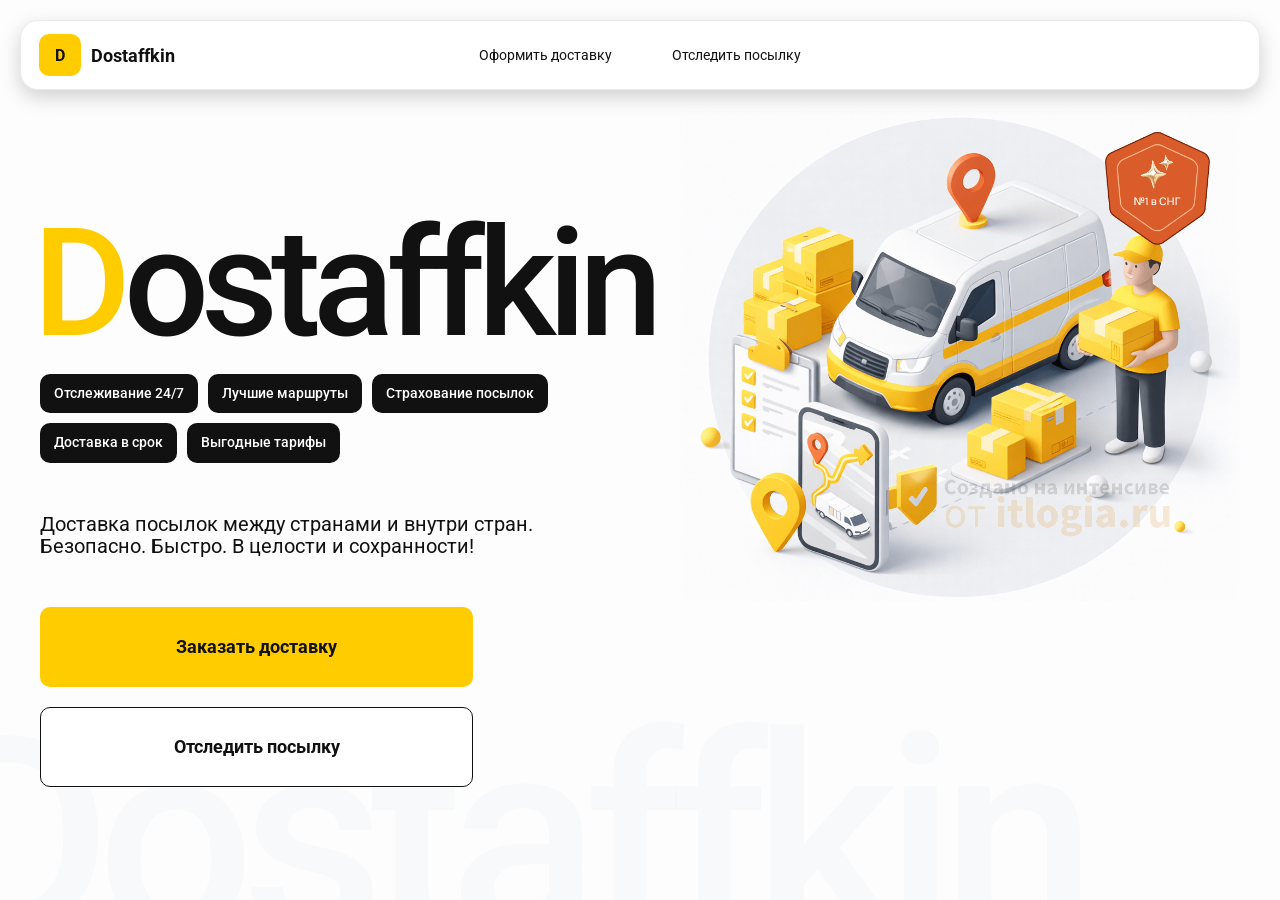
<file: index.html>
<!doctype html>
<html lang="ru">

<head>
    <meta charset="utf-8" />
    <meta name="viewport" content="width=device-width,initial-scale=1,maximum-scale=1,user-scalable=0" />
    <title>Dostaffkin — Доставка посылок между странами и внутри стран. Безопасно. Быстро. В целости и сохранности!
    </title>

    <link href="styles/base.css" rel="stylesheet" />
    <link href="styles/base_adaptive.css" rel="stylesheet" />
    <link href="styles/index.css" rel="stylesheet" />
    <link href="styles/index_adaptive.css" rel="stylesheet" />
</head>

<body>
    <div class="container">
        <header class="header">
            <a class="header-brand" href="#">
                <div class="header-logo">D</div>
                <div class="header-title">Dostaffkin</div>
            </a>
            <nav class="header-menu">
                <a class="header-link" href="#">Оформить <span>доставку</span></a>
                <a class="header-link" href="#">Отследить <span>посылку</span></a>
            </nav>
        </header>
        <main class="main">
            <section class="main-info">
                <div class="main-title">
                    <span>D</span>ostaffkin
                </div>
                <div class="main-features">
                    <div class="main-feature">Отслеживание 24/7</div>
                    <div class="main-feature">Лучшие маршруты</div>
                    <div class="main-feature">Страхование посылок</div>
                    <div class="main-feature">Доставка в срок</div>
                    <div class="main-feature">Выгодные тарифы</div>
                </div>
                <div class="main-description">
                    Доставка посылок между странами и внутри стран.
                    Безопасно. Быстро. В целости и сохранности!
                </div>
                <div class="main-actions">
                    <a class="button" type="button" href="./order.html">Заказать доставку</a>
                    <a class="button button-white" type="button" href="./track.html">Отследить посылку</a>
                </div>
            </section>
            <div class="main-title-ghost">Dostaffkin</div>
            <section class="main-image">
                <img src="images/main-image.png" alt="Main image" />
            </section>
        </main>
    </div>
</body>

</html>
</file>
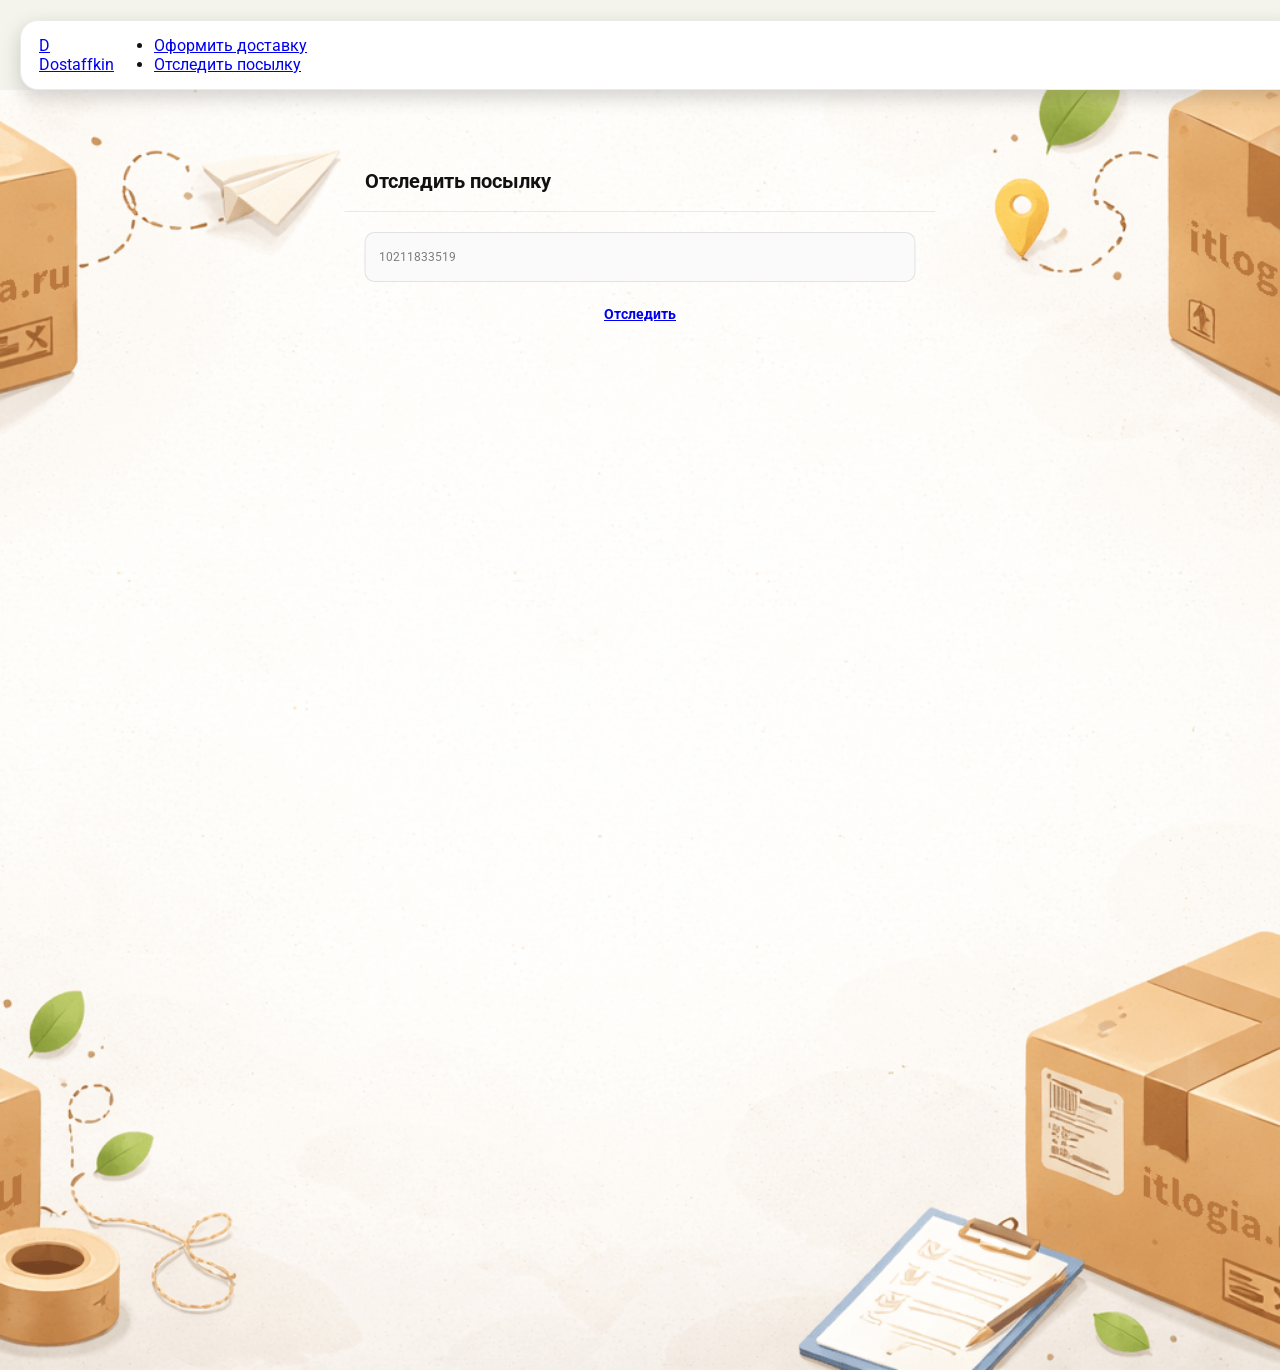
<file: pages/tracking.html>
<!DOCTYPE html>
<html lang="ru">
<head>
  <meta charset="UTF-8">
  <meta name="viewport" content="width=device-width, initial-scale=1.0">
  <title>Отследить посылку — Dostaffkin</title>
  <link rel="preconnect" href="https://fonts.googleapis.com">
  <link rel="preconnect" href="https://fonts.gstatic.com" crossorigin>
  <link href="https://fonts.googleapis.com/css2?family=Roboto:wght@400;500;700;900&display=swap" rel="stylesheet">
  <link rel="stylesheet" href="../styles/base.css">
  <link rel="stylesheet" href="../styles/base_adaptive.css">
  <link rel="stylesheet" href="../styles/tracking.css">
  <link rel="stylesheet" href="../styles/tracking_adaptive.css">
</head>
<body class="page-tracking">
  <div class="container container--tracking">
    <header class="header">
      <a class="logo" href="../index.html">
        <div class="logo-mark">D</div>
        <span class="logo-text">Dostaffkin</span>
      </a>
      <nav class="menu">
        <ul class="menu-list">
          <li class="menu-item">
            <a class="menu-link" href="order.html">Оформить доставку</a>
          </li>
          <li class="menu-item">
            <a class="menu-link" href="tracking.html">Отследить посылку</a>
          </li>
        </ul>
      </nav>
    </header>
    <main class="main main-tracking">
      <div class="tracking-bg" aria-hidden="true">
        <img src="../images/tracking-bg.png" alt="">
      </div>
      <section class="tracking-panel aside-panel">
        <div class="tracking-panel__head">
          <h1 class="tracking-panel__title">Отследить посылку</h1>
        </div>
        <div class="tracking-panel__divider" role="presentation"></div>
        <div class="tracking-panel__body">
          <input class="tracking-input" type="text" value="10211833519" readonly>
          <a class="btn btn-primary tracking-submit" href="tracking-result.html">Отследить</a>
        </div>
      </section>
    </main>
  </div>
</body>
</html>
</file>
<file: styles/base.css>
*, *::before, *::after {
    box-sizing: border-box;
}

@font-face {
    font-family: "Roboto";
    src: url("../fonts/Roboto-Regular.ttf");
    font-weight: normal;
}

@font-face {
    font-family: "Roboto";
    src: url("../fonts/Roboto-Bold.ttf");
    font-weight: bold;
}

@font-face {
    font-family: "Roboto";
    src: url("../fonts/Roboto-Medium.ttf");
    font-weight: 500;
}

html, body {
    margin: 0;
    color: #111111;
    font-family: "Roboto", sans-serif;
}

body {
    background: #FDFDFD;
}

.header {
    border-radius: 18px;
    box-shadow: 0 7px 20px 0 #0000002E;
    backdrop-filter: blur(10px);
    background: #ffffff;
    left: 20px;
    border: 1px solid rgba(0, 0, 0, 0.08);
    position: fixed;
    right: 20px;
    top: 20px;
    padding: 14px 18px;
    height: 70px;
    display: flex;
    align-items: center;
    z-index: 6;
}

.header-brand {
    display: flex;
    align-items: center;
    text-decoration: none;
    gap: 10px;
}

.header-logo {
    width: 42px;
    height: 42px;
    border-radius: 10px;
    background: #FFCC00;
    display: grid;
    place-items: center;
    font-weight: bold;
    color: #111;
}

.header-title {
    font-size: 18px;
    font-weight: bold;
    color: #111111;
    text-decoration: none;
}

.header-menu {
    display: flex;
    align-items: center;
    gap: 60px;
    margin: 0;
    position: absolute;
    left: 50%;
    transform: translateX(-50%);
}

.header-link {
    font-size: 14px;
    color: #111111;
    text-decoration: none;
}

.button {
    border: 0;
    outline: none;
    height: 44px;
    border-radius: 10px;
    font-size: 14px;
    font-weight: bold;
    cursor: pointer;
    font-family: inherit;
    transition: transform .08s ease, opacity .12s ease;
    background: #ffcc00;
    color: #111111;
    text-align: center;
    text-decoration: none;
}

.button:hover {
    background-color: #E5BC19;
}

.button:disabled {
    cursor: not-allowed;
    background-color: #FADE6E;
    color: #787878;
    transform: none;
}

.button.button-white {
    background: #ffffff;
    border: 1px solid #111111;
}

.button.button-white:hover {
    background: rgb(241 241 241);
}
</file>
<file: styles/base_adaptive.css>
@media (max-width: 767px) {
    .header {
        left: 10px;
        right: 10px;
        top: 10px;
    }

    .header-link span {
        display: none;
    }

    .header-menu {
        gap: 20px;
        justify-content: flex-start;
        margin: 0 0 0 30px;
        position: static;
        transform: none;
    }
}

@media (max-width: 420px) {
    .header-title {
        display: none;
    }
}

@media (max-width: 374px) {
    .header-menu {
        gap: 10px;
        margin: 0 0 0 10px;
    }
}
</file>
<file: styles/index.css>
.container {
    overflow: hidden;
    min-height: 100vh;
}

.main {
    padding: 111px 40px 40px;
    position: relative;
    display: flex;
}

.main-info {
    max-width: 840px;
    width: 100%;
    position: relative;
}

.main-title {
    margin-top: 98px;
    font-weight: 500;
    font-size: 200px;
    line-height: 1;
    letter-spacing: -0.05em;
    color: #111111;
    left: -15px;
    position: relative;
}

.main-title span {
    color: #ffcc00;
}

.main-features {
    margin-top: 15px;
    display: flex;
    flex-wrap: wrap;
    gap: 10px;
}

.main-feature {
    background: #111111;
    color: #ffffff;
    padding: 12px 14px;
    font-weight: 500;
    font-size: 14px;
    line-height: 1.1;
    border-radius: 10px;
}

.main-description {
    margin-top: 50px;
    max-width: 500px;
    font-size: 20px;
    line-height: 1.1;
    color: #111111;
}

.main-actions {
    margin-top: 50px;
    display: flex;
    flex-direction: column;
    gap: 20px;
}

.main-actions .button {
    height: 80px;
    width: 433px;
    font-size: 18px;
    font-weight: bold;
    place-items: center;
    display: grid;
}

.main-title-ghost {
    position: absolute;
    z-index: -1;
    left: -70px;
    bottom: -150px;
    font-weight: 500;
    font-size: 278px;
    line-height: 1;
    letter-spacing: -0.05em;
    color: #ECEDF04D;
}

.main-image {
    width: 1024px;
    top: 100px;
    z-index: -2;
}

.main-image img {
    width: 100%;
    max-width: 1024px;
    height: auto;
    display: block;
}
</file>
<file: styles/index_adaptive.css>
@media (max-width: 1760px) {
    .main-title {
        font-size: 150px;
        left: -7px;
    }

    .main-info {
        max-width: 640px;
    }
}

@media (max-width: 1200px) {
    .main-info {
        max-width: 540px;
    }

    .main {
        padding: 111px 20px 20px;
    }

    .main-title {
        font-size: 120px;
        left: -4px;
    }

    .main-title-ghost {
        font-size: 220px;
    }
}

@media (max-width: 1024px) {
    .main-title {
        margin-top: 30px;
    }

    .main {
        flex-direction: column-reverse;
    }

    .main-image {
        max-width: 350px;
        position: absolute;
        left: 370px;
        top: 370px;
    }

    .main-info {
        max-width: 100%;
    }

    .main-actions {
        gap: 10px;
    }

    .main-actions .button {
        height: 50px;
        font-size: 14px;
        width: auto;
        max-width: 300px;
    }

    .main-description {
        max-width: 350px;
    }
}

@media (max-width: 570px) {
    .main-title {
        font-size: 88px;
    }

    .main-description {
        max-width: 100%
    }

    .main-actions {
       width: 100%;
    }

    .main-actions .button {
        width: 100%;
        max-width: 100%
    }

    .main-image {
        max-width: 650px;
        position: absolute;
        left: 170px;
        top: 70px;
        opacity: 0.2;
    }
}

@media (max-width: 400px) {
    .main-title {
        font-size: 70px;
    }
}
</file>
<file: styles/tracking.css>
/* Страница отслеживания — фрейм «3» в макете */

.page-tracking {
  background-color: #f5f4ec;
}

.container--tracking {
  position: relative;
  min-height: 1080px;
}

.main-tracking {
  position: relative;
  min-height: 980px;
  margin-top: 20px;
}

.tracking-bg {
  position: absolute;
  left: 50%;
  top: 0;
  width: 1920px;
  height: 1280px;
  margin-left: -960px;
  z-index: 0;
  pointer-events: none;
}

.tracking-bg img {
  display: block;
  width: 100%;
  height: 100%;
  object-fit: cover;
}

.container--tracking .header {
  position: relative;
  z-index: 2;
}

.tracking-panel {
  position: absolute;
  left: 50%;
  transform: translateX(-50%);
  top: 60px;
  z-index: 1;
  width: 593px;
  max-width: calc(100% - 40px);
  padding: 1px 1px 21px;
  box-sizing: border-box;
}

.tracking-panel__head {
  padding: 20px;
}

.tracking-panel__title {
  margin: 0;
  font-weight: 700;
  font-size: 20px;
  line-height: 1;
  color: #111111;
}

.tracking-panel__divider {
  height: 1px;
  background-color: rgba(0, 0, 0, 0.08);
  width: 100%;
}

.tracking-panel__body {
  padding: 20px 20px 0;
  display: flex;
  flex-direction: column;
  gap: 10px;
  width: 591px;
  max-width: 100%;
  box-sizing: border-box;
}

.tracking-input {
  box-sizing: border-box;
  width: 100%;
  height: 50px;
  padding: 11px 13px;
  border: 1px solid rgba(17, 17, 17, 0.1);
  border-radius: 10px;
  background-color: #fafafa;
  font-family: inherit;
  font-weight: 400;
  font-size: 12px;
  color: #7c7c7c;
  outline: none;
}

.tracking-submit {
  width: 100%;
  height: 50px;
  padding: 14px 6px;
  font-size: 14px;
  font-weight: 700;
  text-align: center;
}
</file>
<file: styles/tracking_adaptive.css>
@media (max-width: 640px) {
  .tracking-panel {
    top: 120px;
    width: 100%;
  }

  .tracking-panel__body {
    width: 100%;
  }

  .tracking-bg {
    width: 100%;
    margin-left: 0;
    left: 0;
    height: 100%;
    min-height: 900px;
  }
}
</file>
